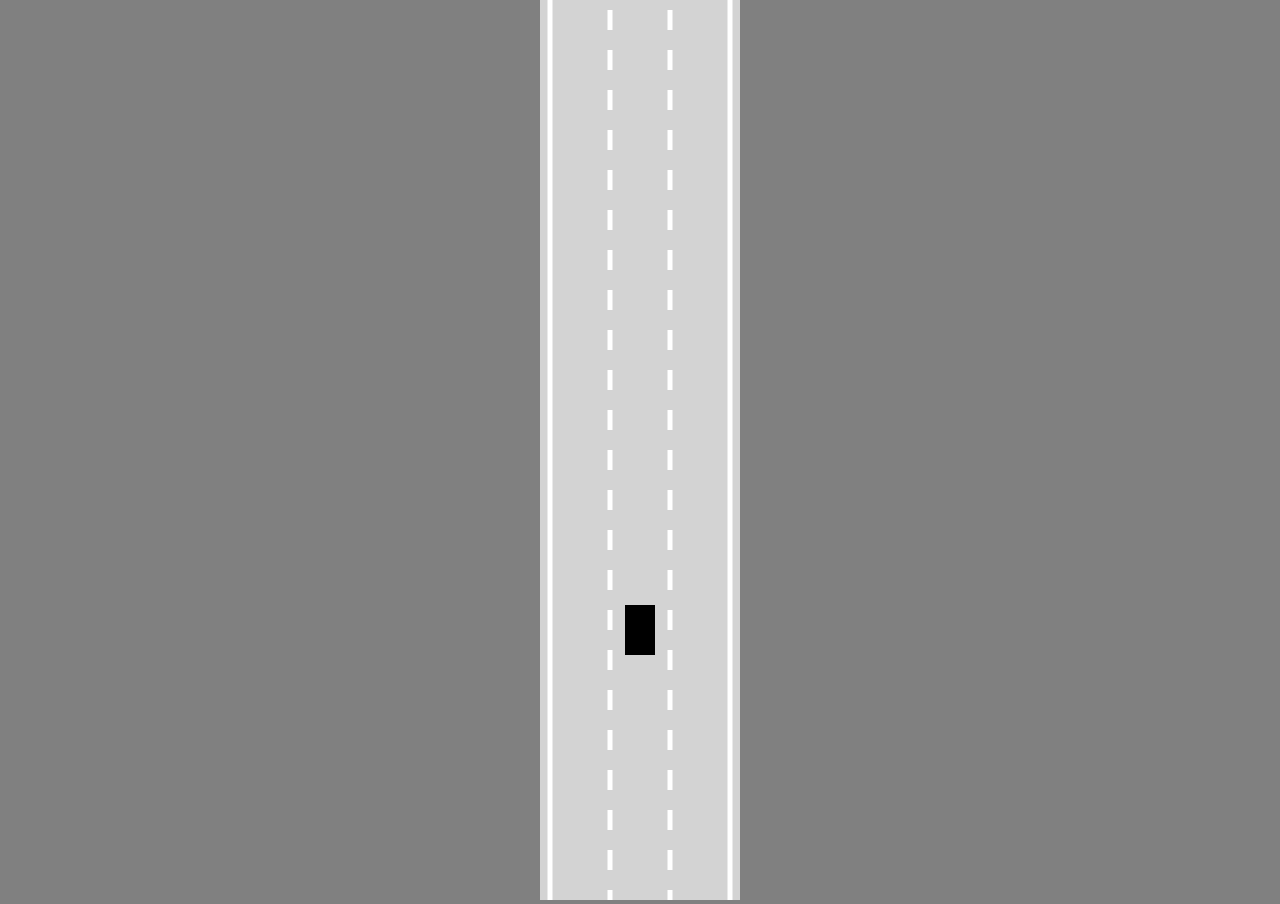
<file: 3. Auto e strada in movimento su asse X e Y/index.html>
<!DOCTYPE html>
<head>
    <title> Macchina a guida autonoma </title>
    <link rel="stylesheet" href="style.css">
</head>
<body>
    <canvas id="myCanvas"> </canvas>
    <script src="utils.js"></script>   
    <script src="road.js"></script>   
    <script src="controls.js"></script>
    <script src="car.js"></script>
    <script src="main.js"></script>   
</body>
</html>
</file>
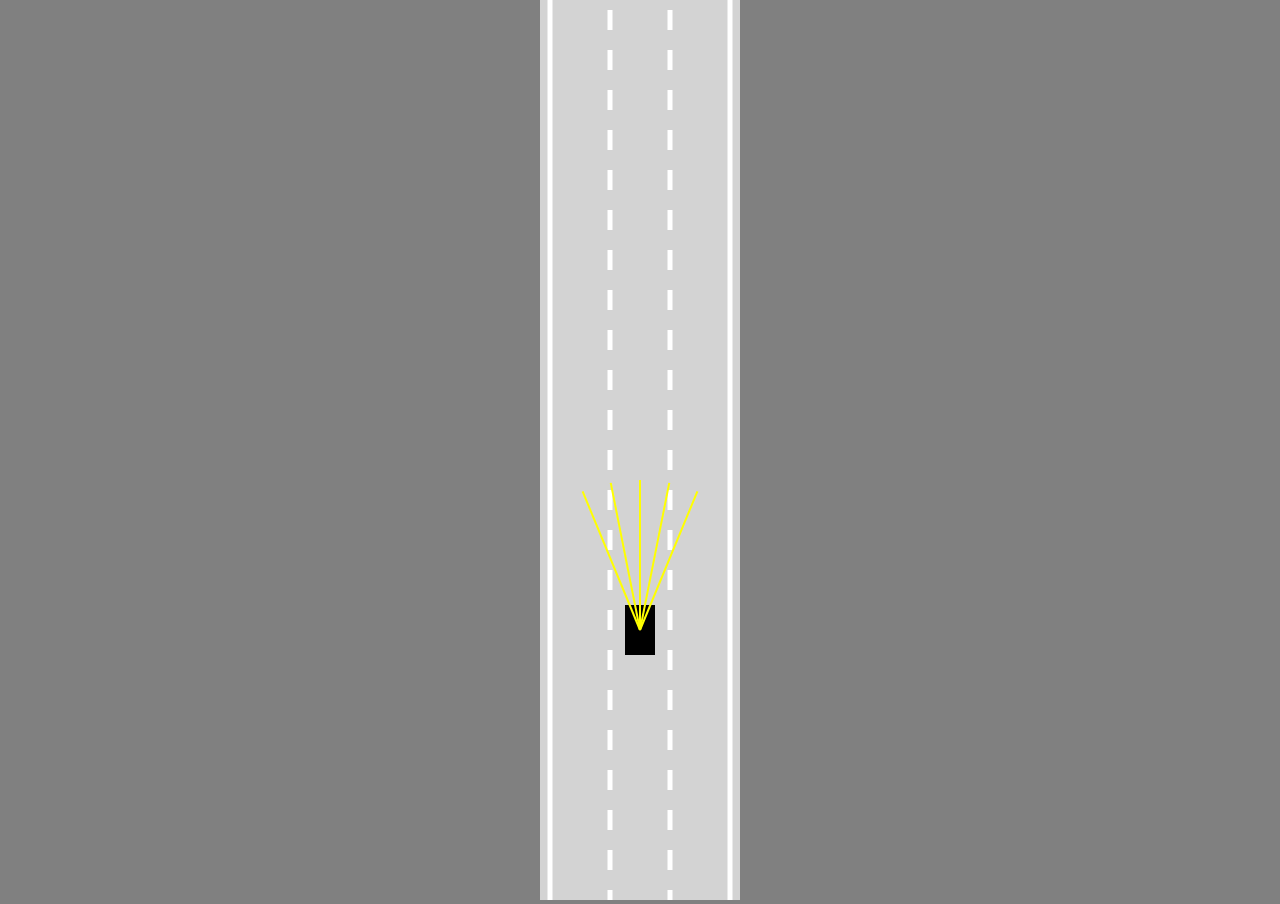
<file: 4. Auto con sensori artificiali/index.html>
<!DOCTYPE html>
<head>
    <title> Macchina a guida autonoma </title>
    <link rel="stylesheet" href="style.css">
</head>
<body>
    <canvas id="myCanvas"> </canvas>
    <script src="sensor.js"></script>
    <script src="utils.js"></script>   
    <script src="road.js"></script>   
    <script src="controls.js"></script>
    <script src="car.js"></script>
    <script src="main.js"></script>   
</body>
</html>
</file>
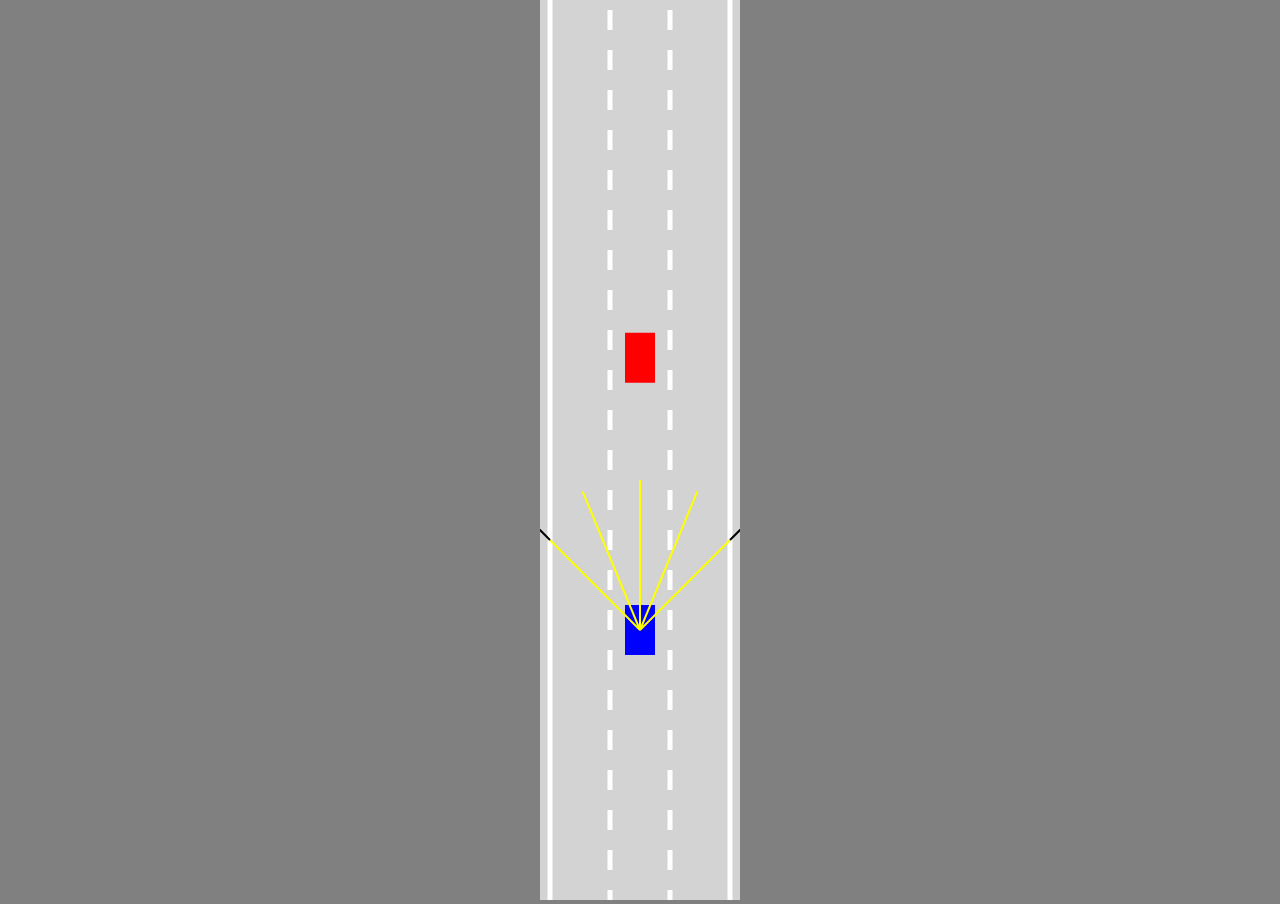
<file: 7. Rete neurale e livelli di neuroni/index.html>
<!DOCTYPE html>
<head>
    <title> Macchina a guida autonoma </title>
    <link rel="stylesheet" href="style.css">
</head>
<body>
    <canvas id="myCanvas"> </canvas>
    <script src="network.js"></script>
    <script src="sensor.js"></script>
    <script src="utils.js"></script>   
    <script src="road.js"></script>   
    <script src="controls.js"></script>
    <script src="car.js"></script>
    <script src="main.js"></script>   
</body>
</html>
</file>
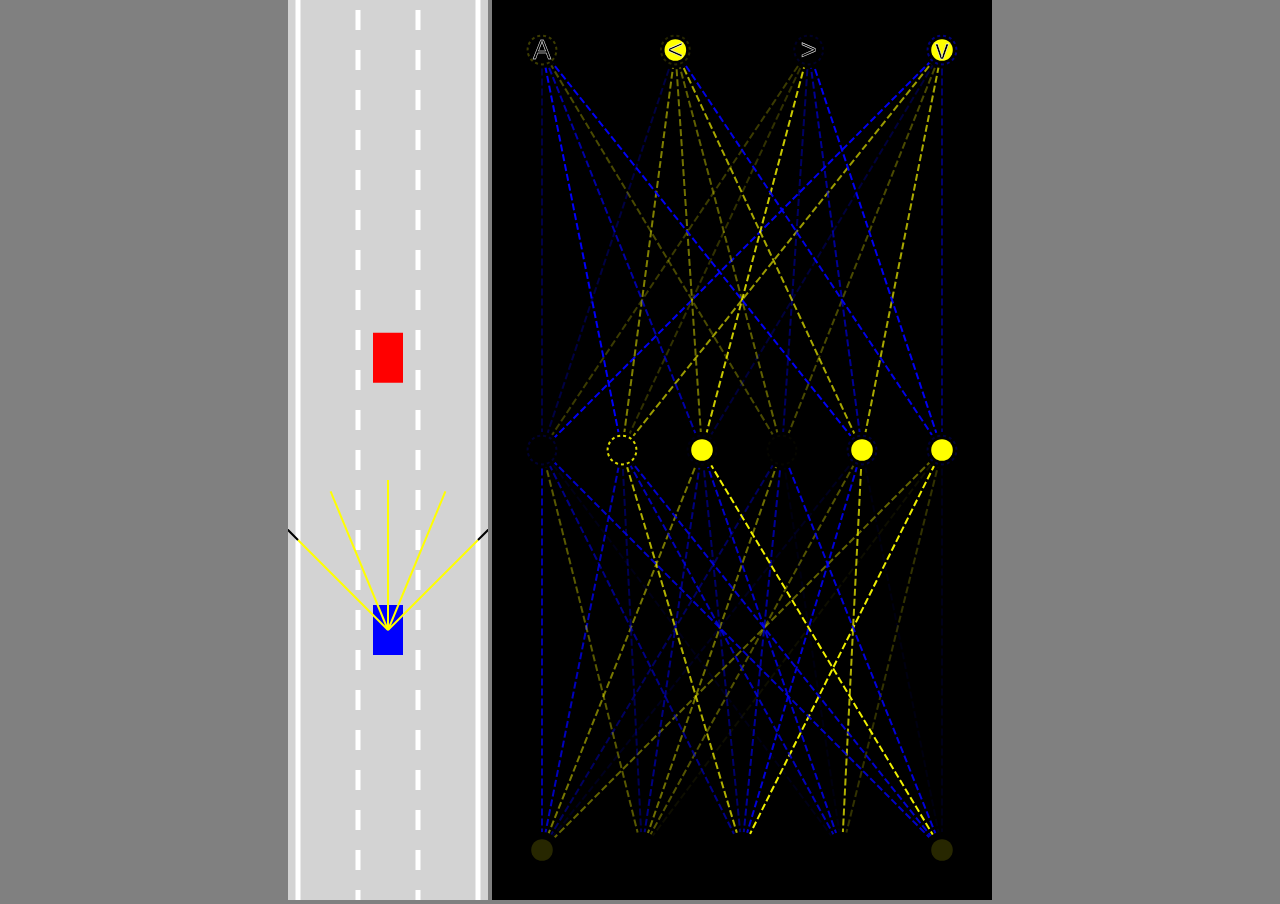
<file: 8. Rete neurale visibile/index.html>
<!DOCTYPE html>
<head>
    <title> Macchina a guida autonoma </title>
    <link rel="stylesheet" href="style.css">
</head>
<body>
    <canvas id="carCanvas"> </canvas>
    <canvas id="networkCanvas"> </canvas>
    <script src="visualizer.js"></script>
    <script src="network.js"></script>
    <script src="sensor.js"></script>
    <script src="utils.js"></script>   
    <script src="road.js"></script>   
    <script src="controls.js"></script>
    <script src="car.js"></script>
    <script src="main.js"></script>   
</body>
</html>
</file>
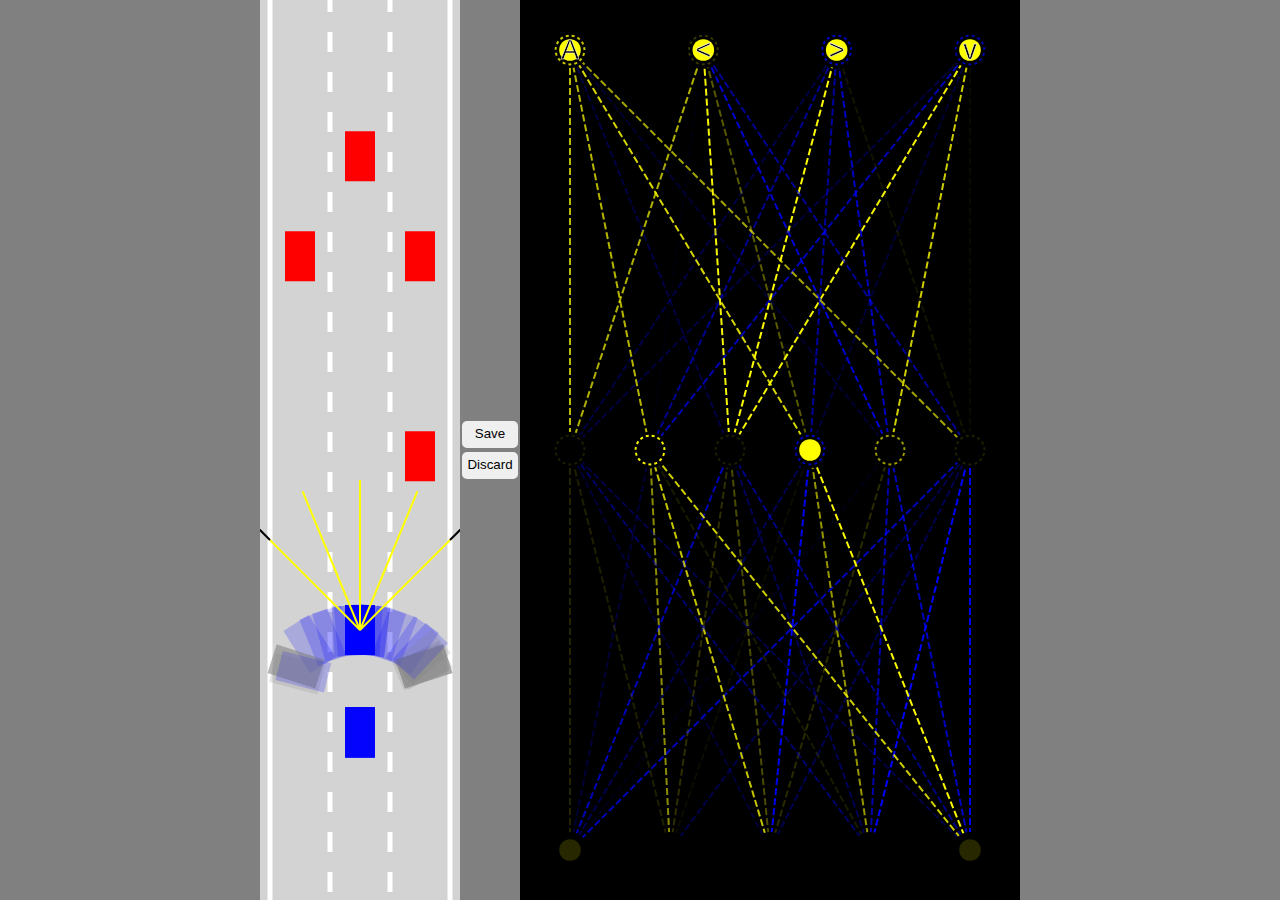
<file: 9. Auto guida autonoma nel traffico/index.html>
<!DOCTYPE html>
<head>
    <title> Macchina a guida autonoma </title>
    <link rel="stylesheet" href="style.css">
</head>
<body>
    <canvas id="carCanvas"> </canvas>
    <div id="verticalButtons">
        <button onClick="save()">Save</button>
        <button onClick="discard()">Discard</button>
    </div>
    <canvas id="networkCanvas"> </canvas>
    <script src="visualizer.js"></script>
    <script src="network.js"></script>
    <script src="sensor.js"></script>
    <script src="utils.js"></script>   
    <script src="road.js"></script>   
    <script src="controls.js"></script>
    <script src="car.js"></script>
    <script src="main.js"></script>   
</body>
</html>
</file>
<file: 3. Auto e strada in movimento su asse X e Y/style.css>
body{
    margin: 0;
    background: grey;
    overflow:hidden;
    text-align: center;
}
#myCanvas{
    background: lightgray;
}
</file>
<file: 4. Auto con sensori artificiali/style.css>
body{
    margin: 0;
    background: grey;
    overflow:hidden;
    text-align: center;
}
#myCanvas{
    background: lightgray;
}
</file>
<file: 7. Rete neurale e livelli di neuroni/style.css>
body{
    margin: 0;
    background: grey;
    overflow:hidden;
    text-align: center;
}
#myCanvas{
    background: lightgray;
}
</file>
<file: 8. Rete neurale visibile/style.css>
body{
    margin: 0;
    background: grey;
    overflow:hidden;
    text-align: center;
}
#carCanvas{
    background: lightgray;
}
#networkCanvas{
    background: black;
}
</file>
<file: 9. Auto guida autonoma nel traffico/style.css>
body{
    margin: 0;
    background: grey;
    overflow:hidden;
    display: flex;
    justify-content: center;
    align-items: center;
}
#verticalButtons{
    display: flex;
    flex-direction: column;
}

button{
    border: none;
    border-radius: 5px;
    padding: 5px 5px 7px 5px;
    margin: 2px;
    cursor: pointer; /*quando il mouse andrà sopra i button apparirà l'icona della mano invece della freccia */
}
button:hover{
    background-color: blue;
}

#carCanvas{
    background: lightgray;
}
#networkCanvas{
    background: black;
}
</file>
